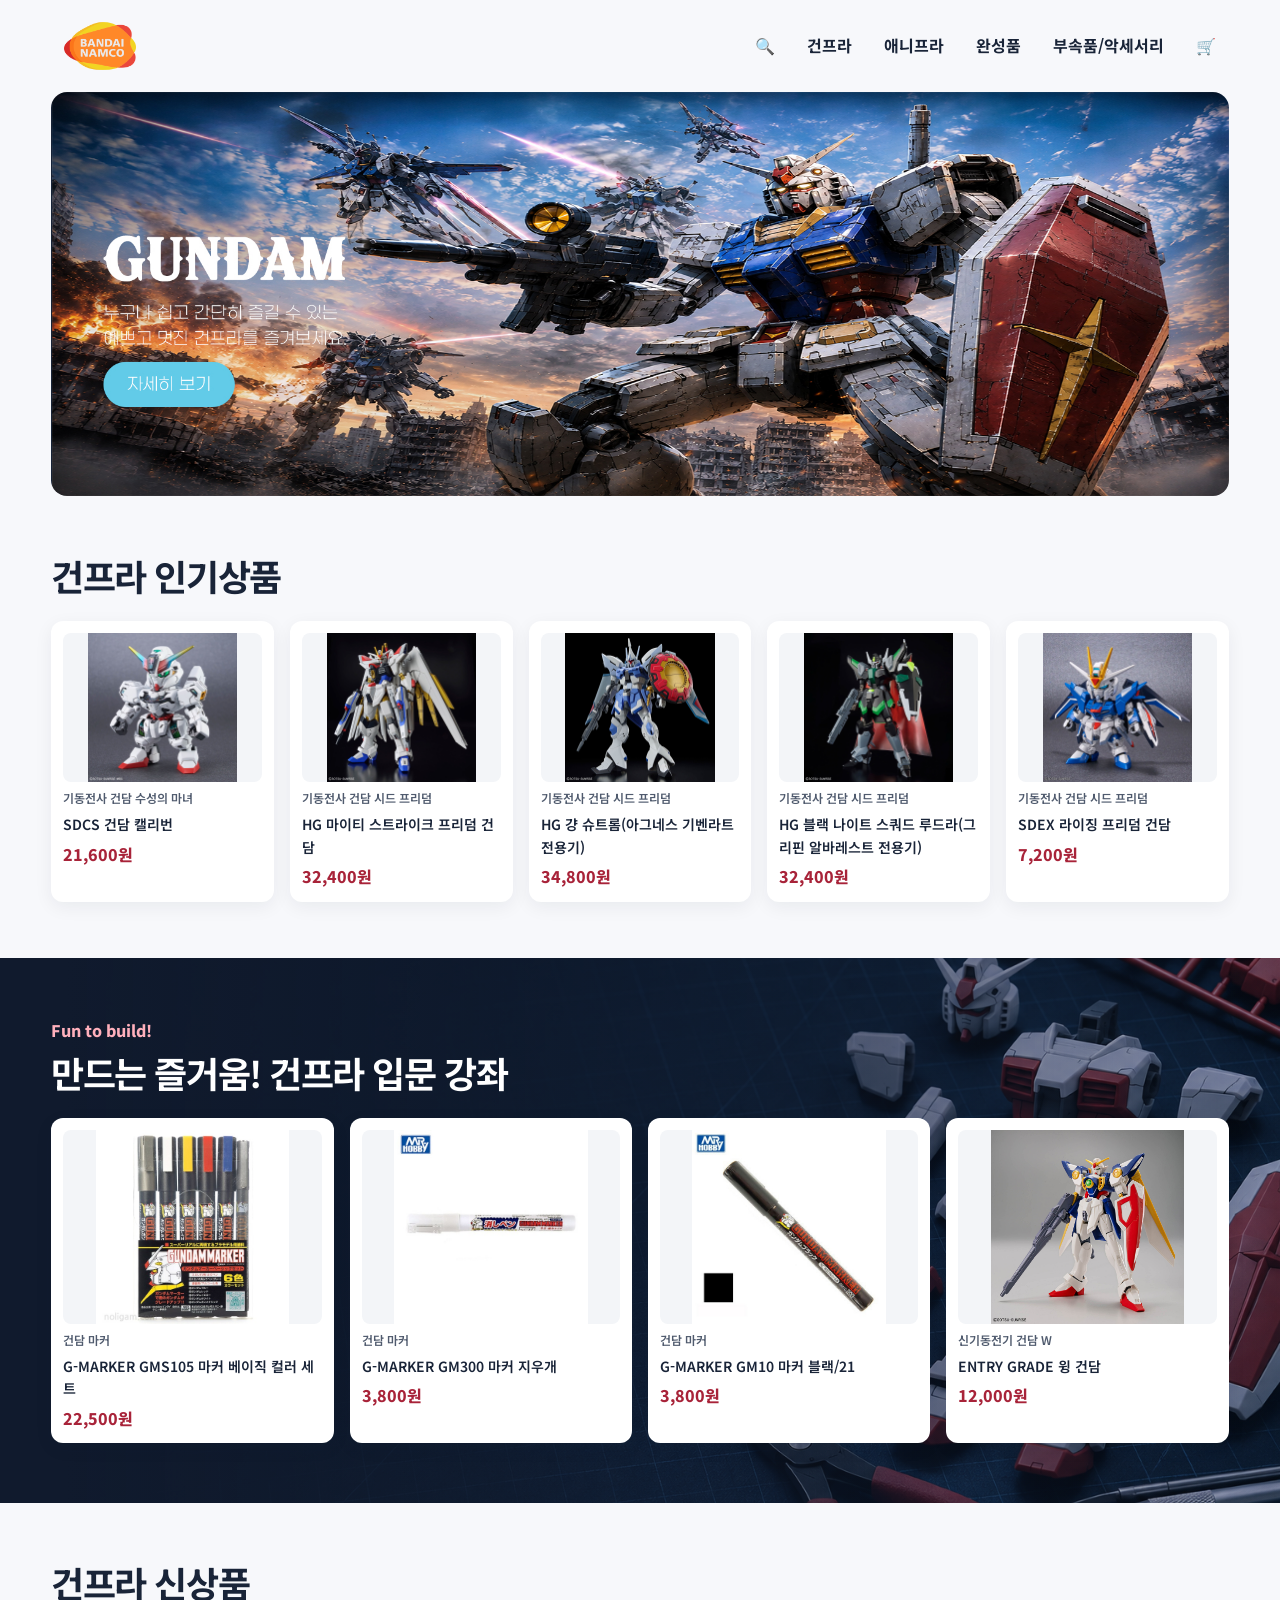
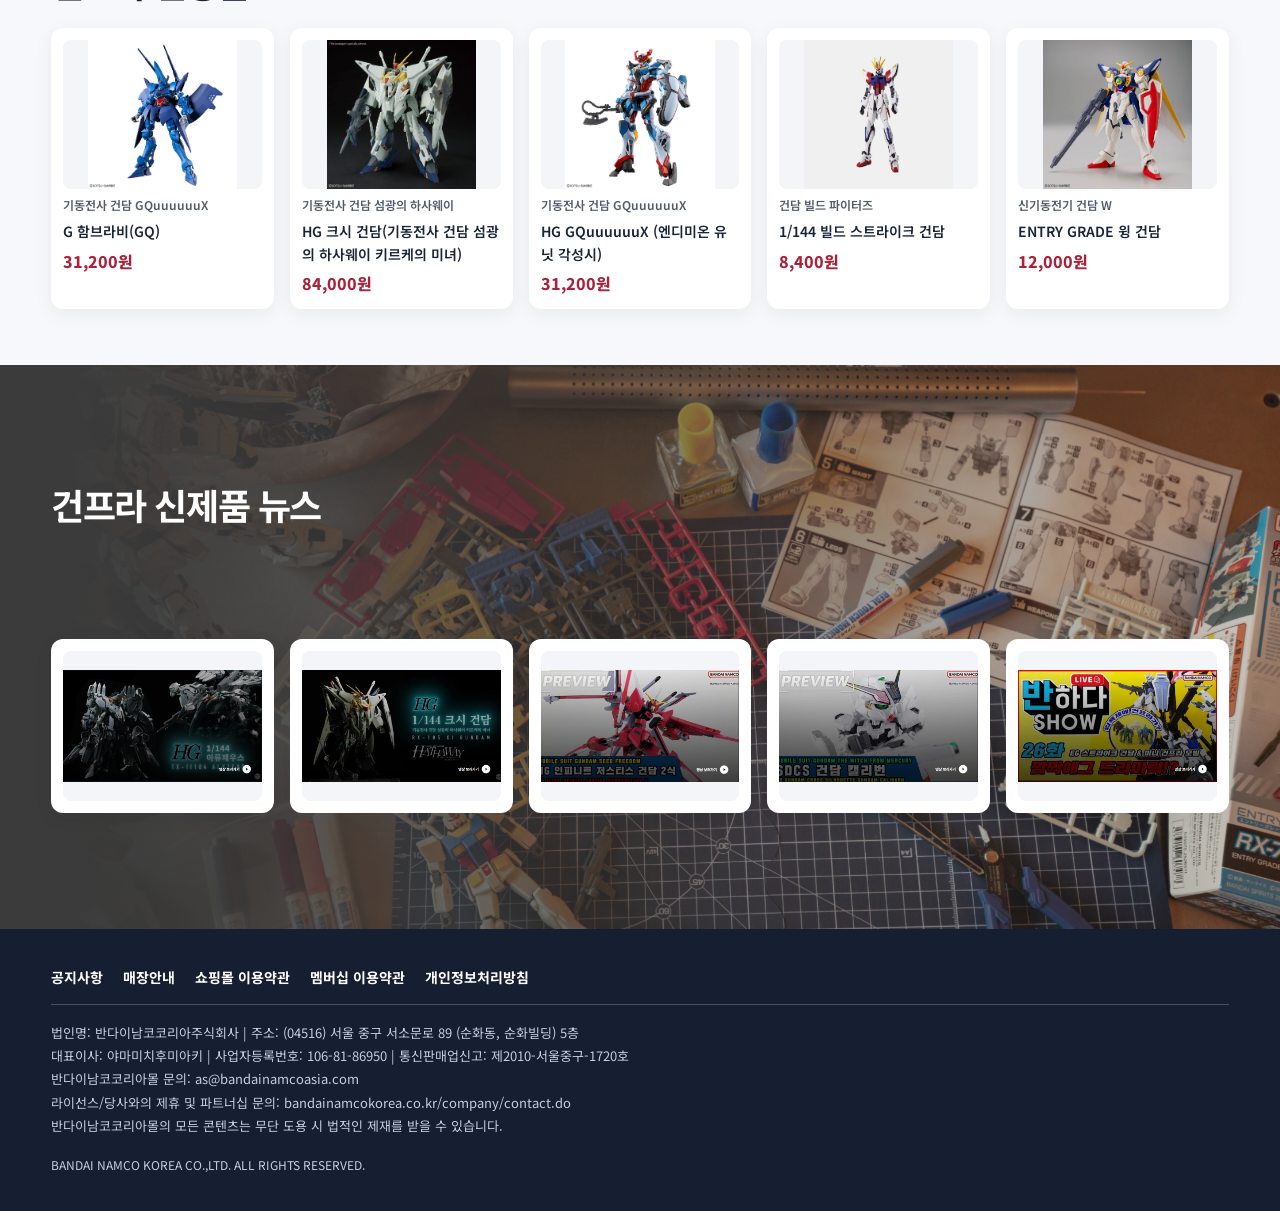
<file: bandai/index.html>
<!DOCTYPE html>
<html lang="ko">

<head>
    <meta charset="UTF-8">
    <meta name="viewport" content="width=device-width, initial-scale=1.0">
    <title>첫번째 연습파일</title>
    <link rel="stylesheet" href="https://fonts.googleapis.com/css2?family=Noto+Sans+KR:wght@400;500;600;700;800&amp;display=swap">
    <style>
        * {
            margin: 0;
            padding: 0;
            box-sizing: border-box;
        }

        body {
            font: 16px/1.6 "Noto Sans KR", sans-serif;
            color: #192438;
            background: #f7f8fb;
        }

        footer a {
                color: white;
                text-decoration: none;
        }

        header {
            max-width: 1400px;
            margin: 0 auto;
            padding: 10px 5%;
            display: flex;
            align-items: center;
            justify-content: space-between;
            gap: 16px;
        }

        .logo img {
            width: 72px;
            vertical-align: middle;
        }

        nav {
            display: flex;
            flex-wrap: wrap;
            gap: 8px 32px;
        }

        nav a {
            font-weight: 700;
            text-decoration: none;
            color: #192438;
        }

        nav a:hover,
        nav a:focus-visible {
            color: #ba283e;
        }

        .hero {
            width: 92%;
            max-width: 1400px;
            aspect-ratio: 1920 / 659;
            margin: 0 auto;
            border-radius: 16px;
            background: #172338 url(img/hero.jpg) no-repeat center / contain;
        }

        .wrap,
        .wrap2,
        .fw {
            width: 92%;
            max-width: 1200px;
            margin: 0 auto;
        }

        .wrap {
            padding: 56px 0;
        }

        h1,
        h2 {
            margin-bottom: 22px;
            font-size: clamp(24px, 3.5vw, 36px);
            line-height: 1.3;
            letter-spacing: -0.04em;
        }

        .daily-new-list,
        .daily-new-list2,
        .daily-new-list3 {
            display: flex;
            flex-wrap: wrap;
            gap: 16px;
        }

        .card,
        .card2 {
            min-width: 0;
            padding: 12px;
            border-radius: 12px;
            background: #fff;
            color: #192438;
            box-shadow: 0 5px 18px #101b3010;
            overflow-wrap: anywhere;
        }

        .card {
            flex: 0 0 calc((100% - 64px) / 5);
        }

        .card2 {
            flex: 0 0 calc((100% - 48px) / 4);
        }

        .card img,
        .card2 img {
            width: 100%;
            aspect-ratio: 4 / 3;
            object-fit: contain;
            border-radius: 8px;
            background: #f3f5f8;
            vertical-align: middle;
        }

        .card p,
        .card2 p {
            margin-top: 6px;
            font-size: 14px;
            font-weight: 600;
        }

        .card p:first-of-type,
        .card2 p:first-of-type {
            font-size: 12px;
            color: #505b6e;
        }

        .card p:last-child,
        .card2 p:last-child {
            font-size: 16px;
            font-weight: 800;
            color: #a82339;
        }

        .bg {
            padding: 60px 0;
            background: linear-gradient(90deg, #101a2d 5%, #101a2d45), url(img/workbench-bg.png) no-repeat center / cover;
            color: #fff;
        }

        .wrap2 > p {
            margin-bottom: 6px;
            color: #ffb0bc;
            font-weight: 800;
        }

        .bg2 {
            padding: 60px 0;
            background: linear-gradient(90deg, #3b3b3b 5%, #3a3a3a45), url(img/gp.png) no-repeat center / cover;
            color: #fff;
        }

        footer {
            padding: 36px 0;
            background: #151f31;
            color: #c4cedd;
            font-size: 13px;
            line-height: 1.8;
            overflow-wrap: anywhere;
        }

        .footer-menu {
            display: flex;
            flex-wrap: wrap;
            gap: 6px 20px;
            margin-bottom: 16px;
            padding-bottom: 14px;
            border-bottom: 1px solid #435068;
            color: #fff;
            font-size: 14px;
            font-weight: 700;
        }

        .copyright {
            margin-top: 16px;
            font-size: 12px;
        }

        @media (max-width: 900px) {
            .card,
            .card2 {
                flex-basis: calc((100% - 32px) / 3);
            }
        }

        @media (max-width: 600px) {
            nav {
                gap: 6px 14px;
                font-size: 14px;
            }

            .wrap,
            .bg {
                padding: 36px 0;
            }

            .card,
            .card2 {
                flex-basis: calc((100% - 16px) / 2);
            }
        }
    </style>
</head>

<body>
    <header>
        <div class="logo"><a href="https://www.bnkrmall.co.kr/main/index.do"><img src="img/pngegg.png"></div></a>
        <nav>
            <a href="https://www.bnkrmall.co.kr/goods/search.do?sword=%EA%B1%B4%EB%8B%B4&searchType=allTotal&pageNum=1">🔍</a>
            <a href="https://www.bnkrmall.co.kr/main/gunpla_index.do">건프라</a>
            <a href="https://www.bnkrmall.co.kr/goods/category.do?cate=1577&pview=&psort=&cateName=%EC%95%A0%EB%8B%88%ED%94%84%EB%9D%BC&page=1&sale=&soldout=Y&reserved=&rowprice=&highprice=&chkbrand=&chkseries=&brandIdx=&seriesIdx=&drawCnt=0&drawIdx=&brandCnt=36&seriesCnt=103&realdrawCnt=0&age=&etc=&endGoods=Y&soon=">애니프라</a>
            <a href="https://www.bnkrmall.co.kr/main/figure_index.do">완성품</a>
            <a href="https://www.bnkrmall.co.kr/goods/category.do?cate=1609&pview=&psort=&cateName=%EA%B8%B0%ED%83%80&page=1&sale=&soldout=Y&reserved=&rowprice=&highprice=&chkbrand=&chkseries=&brandIdx=&seriesIdx=&drawCnt=0&drawIdx=&brandCnt=8&seriesCnt=18&realdrawCnt=0&age=&etc=&endGoods=Y&soon=">부속품/악세서리</a>
            <a href="https://www.bnkrmall.co.kr/order/cart.do">🛒</a>
        </nav>
    </header>
    <section class="hero">
    </section>
    <section class="wrap">
        <h2>건프라 인기상품</h2>
        <div class="daily-new-list">
            <div class="card"><a href="https://www.bnkrmall.co.kr/goods/detail.do?gno=41790497"><img src="img/gc.jpg"></a>
                <p>기동전사 건담 수성의 마녀</p>
                <p>SDCS 건담 캘리번</p>
                <p>21,600원</p>
            </div>
            <div class="card"><a href="https://www.bnkrmall.co.kr/goods/detail.do?gno=9619750"><img src="img/msg.jpg"></a>
                <p>기동전사 건담 시드 프리덤</p>
                <p>HG 마이티 스트라이크 프리덤 건담</p>
                <p>32,400원</p>
            </div>
            <div class="card"><a href="https://www.bnkrmall.co.kr/goods/detail.do?gno=62239823"><img src="img/gs.jpg"></a>
                <p>기동전사 건담 시드 프리덤</p>
                <p>HG 걍 슈트롬(아그네스 기벤라트 전용기)</p>
                <p>34,800원</p>
            </div>
            <div class="card"><a href="https://www.bnkrmall.co.kr/goods/detail.do?gno=27381808"><img src="img/bnr.jpg"></a>
                <p>기동전사 건담 시드 프리덤</p>
                <p>HG 블랙 나이트 스쿼드 루드라(그리핀 알바레스트 전용기)</p>
                <p>32,400원</p>
            </div>
            <div class="card"><a href="https://www.bnkrmall.co.kr/goods/detail.do?gno=41690527"><img src="img/rfg.jpg"></a>
                <p>기동전사 건담 시드 프리덤</p>
                <p>SDEX 라이징 프리덤 건담</p>
                <p>7,200원</p>
            </div>
        </div>
    </section>
    <section class="bg">
        <div class="wrap2">
        <p>Fun to build!</p>
        <h2>만드는 즐거움! 건프라 입문 강좌</h2>
        <div class="daily-new-list2">
            <div class="card2"><a href="https://www.bnkrmall.co.kr/goods/detail.do?gno=989879"><img src="img/gms.jpg"></a>
                <p>건담 마커</p>
                <p>G-MARKER GMS105 마커 베이직 컬러 세트</p>
                <p>22,500원</p>
            </div>
            <div class="card2"><a href="https://www.bnkrmall.co.kr/goods/detail.do?gno=10708364"><img src="img/me.jpg"></a>
                <p>건담 마커</p>
                <p>G-MARKER GM300 마커 지우개</p>
                <p>3,800원</p>
            </div>
            <div class="card2"><a href="https://www.bnkrmall.co.kr/goods/detail.do?gno=77653357"><img src="img/mb.jpg"></a>
                <p>건담 마커</p>
                <p>G-MARKER GM10 마커 블랙/21</p>
                <p>3,800원</p>
            </div>
            <div class="card2"><a href="https://www.bnkrmall.co.kr/goods/detail.do?gno=21075377"><img src="img/wg.jpeg"></a>
                <p>신기동전기 건담 W</p>
                <p>ENTRY GRADE 윙 건담</p>
                <p>12,000원</p>
            </div>
            </div>
        </div>
    </section>
    <section class="wrap">
        <h2>건프라 신상품</h2>
        <div class="daily-new-list">
            <div class="card"><a href="https://www.bnkrmall.co.kr/goods/detail.do?gno=43066336"><img src="img/gqh.jpeg"></a>
                <p>기동전사 건담 GQuuuuuuX</p>
                <p>G 함브라비(GQ)</p>
                <p>31,200원</p>
            </div>
            <div class="card"><a href="https://www.bnkrmall.co.kr/goods/detail.do?gno=98610006"><img src="img/xg.jpg"></a>
                <p>기동전사 건담 섬광의 하사웨이</p>
                <p>HG 크시 건담(기동전사 건담 섬광의 하사웨이 키르케의 미녀)</p>
                <p>84,000원</p>
            </div>
            <div class="card"><a href="https://www.bnkrmall.co.kr/goods/detail.do?gno=92509755"><img src="img/gq.jpeg"></a>
                <p>기동전사 건담 GQuuuuuuX</p>
                <p>HG GQuuuuuuX (엔디미온 유닛 각성시)</p>
                <p>31,200원</p>
            </div>
            <div class="card"><a href="https://www.bnkrmall.co.kr/goods/detail.do?gno=33380548"><img src="img/bs.jpg"></a>
                <p>건담 빌드 파이터즈</p>
                <p>1/144 빌드 스트라이크 건담</p>
                <p>8,400원</p>
            </div>
            <div class="card"><a href="https://www.bnkrmall.co.kr/goods/detail.do?gno=21075377"><img src="img/wg.jpeg"></a>
                <p>신기동전기 건담 W</p>
                <p>ENTRY GRADE 윙 건담</p>
                <p>12,000원</p>
            </div>
        </div>
    </section>
    <section class="bg2">
        <h1 class="wrap">건프라 신제품 뉴스</h1>
        <div class="daily-new-list3 wrap">
            <div class="card"><a href="https://youtu.be/AkhG7AAteCQ"><img src="img/aj.png"></a>
            </div>
            <div class="card"><a href="https://youtu.be/Sp9OFhD9i5k"><img src="img/xgu.png"></a>
            </div>
            <div class="card"><a href="https://youtu.be/M0S1YvybGSE"><img src="img/ig.png"></a>
            </div>
            <div class="card"><a href="https://youtu.be/fH2fsI_J3dg"><img src="img/sgc.png"></a>
            </div>
            <div class="card"><a href="https://youtu.be/xD22y-72wfg"><img src="img/esg.png"></a>
            </div>
        </div>
    </section>
    <footer>
        <div class="fw">
            <div class="footer-menu">
                <a href="https://www.bnkrmall.co.kr/cscenter/notice.do"><span>공지사항</span></a>
                <a href="https://www.bnkrmall.co.kr/etc/gundam-base_store.do"><span>매장안내</span></a>
                <a href="https://www.bnkrmall.co.kr/etc/licensing.do?code=501"><span>쇼핑몰 이용약관</span></a>
                <a href="https://www.bnkrmall.co.kr/etc/licensing.do?code=502"><span>멤버십 이용약관</span></a>
                <a href="https://www.bnkrmall.co.kr/etc/privacy.do"><span>개인정보처리방침</span></a>
            </div>
            <p>법인명: 반다이남코코리아주식회사 | 주소: (04516) 서울 중구 서소문로 89 (순화동, 순화빌딩) 5층</p>
            <p>대표이사: 야마미치후미아키 | 사업자등록번호: 106-81-86950 | 통신판매업신고: 제2010-서울중구-1720호</p>
            <p>반다이남코코리아몰 문의: as@bandainamcoasia.com</p>
            <p>라이선스/당사와의 제휴 및 파트너십 문의: bandainamcokorea.co.kr/company/contact.do</p>
            <p>반다이남코코리아몰의 모든 콘텐츠는 무단 도용 시 법적인 제재를 받을 수 있습니다.</p>

            <p class="copyright">BANDAI NAMCO KOREA CO.,LTD. ALL RIGHTS RESERVED.</p>
        </div>
    </footer>
</body>

</html>
</file>
